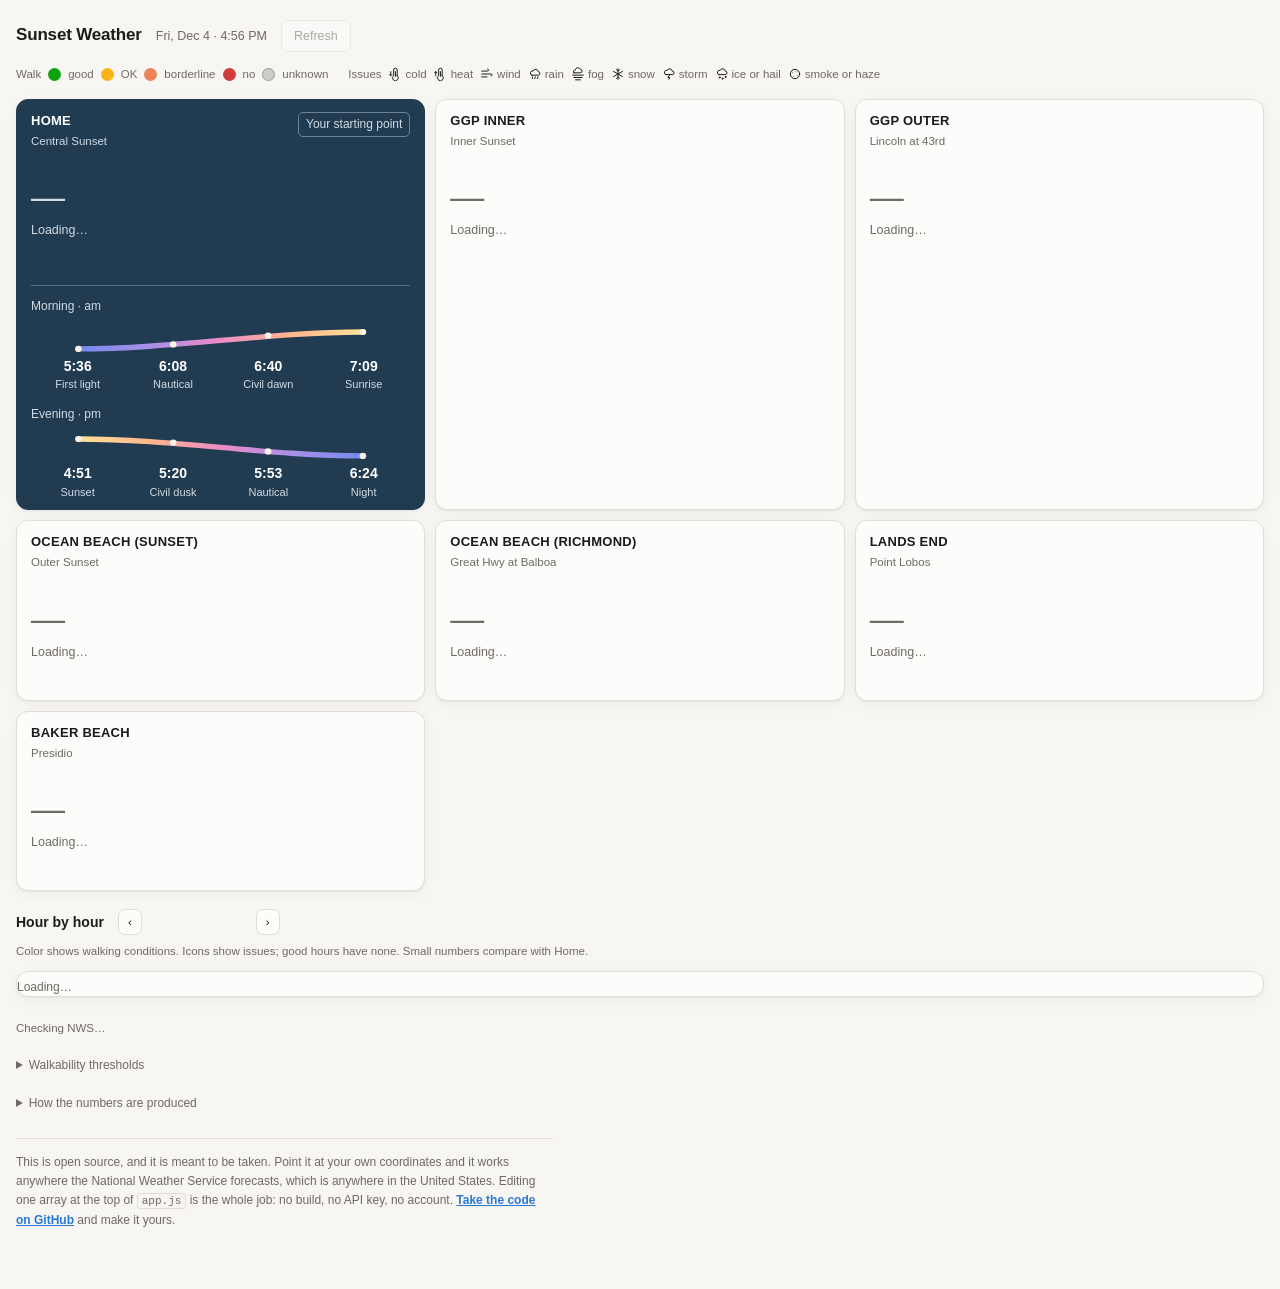
<file: index.html>
<!doctype html>
<html lang="en">
<head>
  <meta charset="utf-8">
  <meta name="viewport" content="width=device-width, initial-scale=1">
  <meta name="color-scheme" content="light dark">
  <meta name="description" content="Side-by-side National Weather Service forecasts for several points across San Francisco's west side.">
  <title>Sunset Weather</title>
  <link rel="stylesheet" href="styles.css?v=20261028-2">
</head>
<body>
<div class="wrap">

  <header>
    <h1>Sunset Weather</h1>
    <span class="stamp" id="stamp">loading</span>
    <button id="refresh" type="button">Refresh</button>
  </header>

  <details id="key" class="key" open>
    <summary>Key</summary>
    <div class="legend">
      <div class="grp">
        <span>Walk</span>
        <span class="key-dot key-good"></span><span>good</span>
        <span class="key-dot key-marginal"></span><span>OK</span>
        <span class="key-dot key-caution"></span><span>borderline</span>
        <span class="key-dot key-no"></span><span>no</span>
        <span class="key-dot key-unknown"></span><span>unknown</span>
      </div>
      <div class="grp issue-key" id="issue-key">
        <span>Issues</span>
      </div>
    </div>
  </details>

  <section class="cards-section" aria-labelledby="now-title">
    <h2 id="now-title" class="sr-only">Conditions right now</h2>
    <div class="cards" id="cards"></div>
  </section>

  <section class="hours-section" aria-labelledby="matrix-title">
    <div class="section-head">
      <h2 id="matrix-title">Hour by hour</h2>
      <div class="pager">
        <button id="earlier" type="button">‹</button>
        <span class="range" id="range" aria-live="polite"></span>
        <button id="later" type="button">›</button>
      </div>
    </div>
    <p class="section-note">Color shows walking conditions. Icons show issues; good hours
    have none. Small numbers compare with Home.</p>
    <p class="data-quality" id="data-quality" role="status" hidden></p>
    <div class="matrix-scroll" id="matrix"></div>
  </section>

  <footer>
    <output id="status" aria-live="polite">Waiting for NWS</output>

    <details>
      <summary>Walkability thresholds</summary>
      <div id="thresholds"></div>
      <p>All of these live in the <code>CONFIG.walk</code> object at the top of
      <code>app.js</code>. Change them there; this list is generated from the same values,
      so it cannot drift out of date.</p>
    </details>

    <details>
      <summary>How the numbers are produced</summary>
      <p><strong>Source:</strong> the National Weather Service API, which needs no key. Each
      location is resolved from its coordinates to a forecast grid cell roughly 2.5 km across.
      Two endpoints are used per location: the hourly forecast, which is human-adjusted by the
      local forecast office, and the raw gridpoint data for sky cover, gusts, humidity, dewpoint
      and visibility. The walking verdict uses the available readings and forecast wording.</p>
      <p><strong>Grid cells are not permanent.</strong> NWS states that a coordinate's grid
      coordinates, and even its assigned office, can change. Cells are therefore resolved from
      coordinates once a day rather than hardcoded; if one moves, the change is logged to the
      browser console and the card's subtitle tooltip updates.</p>
      <p><strong>These are forecasts, not measurements.</strong> There is no weather station at
      any of these points; the nearest official one sits well inland. Treat every number as what
      the forecast office expects for a 2.5 km square, not as a reading from that street corner.</p>
    </details>

    <p class="repo">This is open source, and it is meant to be taken. Point it at your own
    coordinates and it works anywhere the National Weather Service forecasts, which is anywhere
    in the United States. Editing one array at the top of <code>app.js</code> is the whole job:
    no build, no API key, no account.
    <a href="https://github.com/dmitryzotman/sunset-weather" target="_blank" rel="noreferrer">Take
    the code on GitHub</a> and make it yours.</p>
  </footer>

</div>
<script src="app.js?v=20261028-2"></script>
</body>
</html>
</file>
<file: styles.css>
/* Sunset Weather — no build step, no framework. */

:root {
  color-scheme: light;
  --bg: #f7f6f3;
  --panel: #fcfcfb;
  --line: #e2ded6;
  --ink: #1c1b19;
  --muted: #6f6a62;
  --accent: #2a78d6;
  --cooler: #2a78d6;
  --warmer: #eb6834;
  --warn: #a8702f;

  /* Status palette. Fixed in both themes so a color never changes meaning. */
  --good: #0ca30c;
  --warning: #fab219;
  --serious: #ec835a;
  --critical: #d03b3b;
  --on-good: #1c1b19;
  --on-warning: #1c1b19;
  --on-serious: #1c1b19;
  --on-critical: #ffffff;
  --walk-good: var(--good);
  --walk-marginal: var(--warning);
  --walk-caution: var(--serious);
  --walk-no: var(--critical);
  --walk-unknown: #e7e6e2;
  --home-bg: #213b50;

  --shadow: 0 1px 2px rgba(0, 0, 0, .05), 0 4px 14px rgba(0, 0, 0, .04);
  --radius: 12px;
}

/* Light is the default on purpose. The dark palette is kept
   and reachable with <html data-theme="dark">; swap this selector back to
   @media (prefers-color-scheme: dark) to follow the system again. */
:root[data-theme="dark"] {
    color-scheme: dark;
    --bg: #141513;
    --panel: #1a1a19;
    --line: #2e3236;
    --ink: #ffffff;
    --muted: #c3c2b7;
    --accent: #3987e5;
    --cooler: #3987e5;
    --warmer: #d95926;
    --warn: #d9a05e;
    --walk-unknown: #343736;
    --shadow: 0 1px 2px rgba(0, 0, 0, .3), 0 4px 14px rgba(0, 0, 0, .25);
}

* { box-sizing: border-box; }

body {
  margin: 0;
  padding: 20px 16px 48px;
  background: var(--bg);
  color: var(--ink);
  font: 15px/1.45 ui-sans-serif, -apple-system, "Segoe UI", Roboto, Helvetica, Arial, sans-serif;
  -webkit-font-smoothing: antialiased;
}

.wrap { max-width: 1440px; margin: 0 auto; }

.sr-only {
  position: absolute; width: 1px; height: 1px; padding: 0; margin: -1px;
  overflow: hidden; clip: rect(0 0 0 0); white-space: nowrap; border: 0;
}

a { color: var(--accent); }
:focus-visible { outline: 3px solid var(--accent); outline-offset: 2px; border-radius: 4px; }

/* --------------------------------------------------------------- header -- */

header { display: flex; align-items: baseline; gap: 14px; flex-wrap: wrap; margin-bottom: 14px; }
h1 { font-size: 17px; font-weight: 650; margin: 0; letter-spacing: -.01em; }
.stamp { color: var(--muted); font-size: 12.5px; font-variant-numeric: tabular-nums; }

button {
  font: inherit; font-size: 12.5px; color: var(--ink); background: var(--panel);
  border: 1px solid var(--line); border-radius: 7px; padding: 5px 12px; cursor: pointer;
  min-height: 32px;
}
button:hover:not(:disabled) { border-color: var(--muted); }
button:disabled { opacity: .55; cursor: default; }
button.spinning { color: var(--muted); }

/* --------------------------------------------------------------- legend -- */

/* The key is reference material. It stays open on a wide screen, and folds
   away on a phone where it would otherwise push the grid below the fold. */
.key { margin-bottom: 16px; }
.key > summary { display: none; }
.legend {
  display: flex; gap: 20px; flex-wrap: wrap; align-items: center;
  font-size: 11.5px; color: var(--muted);
}
.legend .grp { display: flex; gap: 7px; align-items: center; flex-wrap: wrap; }
.issue-key { row-gap: 5px; }
.issue-key-item { display: inline-flex; align-items: center; gap: 3px; white-space: nowrap; }
.issue-key-item svg { width: 14px; height: 14px; display: block; color: var(--ink); }
/* Wind is a plain number on cards; the grid color includes its effect. */
.wind {
  font-variant-numeric: tabular-nums; font-size: 11px; color: var(--muted);
  white-space: nowrap;
}
.wind-lg { font-size: 13px; color: var(--ink); }

.key-dot { width: 13px; height: 13px; border-radius: 50%; display: inline-block; }
.key-good { background: var(--good); }
.key-marginal { background: var(--warning); }
.key-caution { background: var(--serious); }
.key-no { background: var(--critical); }
.key-unknown {
  background: color-mix(in srgb, var(--muted) 30%, transparent);
  box-shadow: inset 0 0 0 1px color-mix(in srgb, var(--muted) 45%, transparent);
}

/* ---------------------------------------------------------------- cards -- */

.cards {
  display: grid; grid-template-columns: repeat(auto-fill, minmax(320px, 1fr));
  gap: 14px; margin-bottom: 26px;
}
@media (max-width: 700px) { .cards { grid-template-columns: 1fr; } }

.card {
  background: var(--panel);
  border: 1px solid var(--line); border-radius: var(--radius);
  box-shadow: var(--shadow); padding: 15px 16px 10px; min-width: 0;
  display: flex; flex-direction: column;
}
.card-home {
  background: var(--home-bg); border-color: var(--home-bg); color: #fff;
  --ink: #fff; --muted: #d0dce5; --accent: #c5e2ff; --warn: #ffd28e;
  --line: #6e8495;
}
.card-home .card-head { position: relative; padding-right: 135px; }
.card-home .temp { font-size: 56px; font-weight: 450; }
.home-weather { display: flex; flex-direction: column; min-width: 0; }
.twilight { min-width: 0; margin-top: 16px; padding-top: 12px; border-top: 1px solid #567084; }
.twilight-period + .twilight-period { margin-top: 13px; }
.twilight h4 { margin: 0; color: #d0dce5; font-size: 12px; font-weight: 500; }
.twilight-curve { position: relative; height: 32px; margin-top: 8px; }
.twilight-now { position: absolute; transform: translate(-50%, calc(-100% - 7px)); padding: 0 2px; background: var(--home-bg); color: #fff; font-size: 10px; line-height: 1.1; pointer-events: none; }
.twilight-now::after { content: ''; position: absolute; left: 50%; top: 100%; transform: translateX(-50%); border-left: 4px solid transparent; border-right: 4px solid transparent; border-top: 5px solid #fff; }
.twilight-other { margin-top: 5px; }
.twilight-other summary { color: #d0dce5; font-size: 11px; padding: 8px 0; cursor: pointer; }
.twilight-other .twilight-period { margin-top: 3px; }
.twilight-curve svg { display: block; width: 100%; height: 100%; overflow: visible; }
.twilight-labels { display: grid; grid-template-columns: repeat(4, minmax(0, 1fr)); text-align: center; gap: 2px; }
.twilight-label strong { display: block; font-size: 14px; font-weight: 550; font-variant-numeric: tabular-nums; }
.twilight-label span { display: block; color: #d0dce5; font-size: 11px; margin-top: 1px; }
@media (min-width: 1350px) {
  .card-home { display: grid; grid-template-columns: minmax(0, .9fr) minmax(0, 1.3fr); column-gap: 18px; position: relative; }
  .card-home .card-head { position: static; padding-right: 0; }
  .card-home .home-label { top: 12px; right: 16px; }
  .card-home .twilight { border-top: 0; margin-top: 0; padding-top: 26px; }
  .home-weather .facts { max-width: 100%; }
}
.home-label {
  position: absolute; top: 0; right: 0; color: #d0dce5;
  font-size: 12px; border: 1px solid #6e8495; border-radius: 5px; padding: 3px 7px;
}
@media (min-width: 1350px) { .card-home { grid-column: span 2; } }
.card-head h3 { font-size: 13px; font-weight: 650; letter-spacing: .02em; margin: 0; text-transform: uppercase; }
.sub { font-size: 11.5px; color: var(--muted); margin: 2px 0 0; }

.card-top { display: flex; align-items: center; gap: 11px; margin: 14px 0 2px; }
.temp {
  font-size: 42px; font-weight: 350; line-height: .9; letter-spacing: -.03em;
  font-variant-numeric: tabular-nums;
}
.temp sup { font-size: .5em; top: -.55em; }
.delta { font-size: 12.5px; color: var(--muted); font-variant-numeric: tabular-nums; }
.delta.cooler { color: var(--cooler); }
.delta.warmer { color: var(--warmer); }
.card-top .wind { margin-left: auto; align-self: flex-end; padding-bottom: 3px; }

.cond { display: flex; align-items: flex-start; gap: 8px; font-size: 14px; font-weight: 550; margin: 10px 0 0; min-height: 22px; }
.icon { display: inline-flex; flex-shrink: 0; color: var(--muted); }
.icon svg { width: 22px; height: 22px; display: block; }
.card-data-note { color: var(--warn); font-size: 12px; font-weight: 600; margin: 8px 0 0; }

.facts { font-size: 12px; color: var(--muted); margin: 6px 0 0; font-variant-numeric: tabular-nums; line-height: 1.5; }

.empty { min-height: 120px; display: flex; flex-direction: column; justify-content: center; }
.empty .dash { font-size: 34px; color: var(--muted); line-height: 1; }
.empty p { font-size: 12.5px; color: var(--muted); margin: 8px 0 0; }

.card-foot {
  margin-top: auto; padding-top: 12px; display: flex; justify-content: space-between;
  align-items: baseline; gap: 8px; font-size: 11.5px; color: var(--muted);
}
.card-foot a { text-decoration: none; border-bottom: 1px solid var(--line); white-space: nowrap; color: var(--muted); }
.card-foot a:hover { color: var(--accent); border-color: var(--accent); }
.card-status.warn { color: var(--warn); }
.card-foot { justify-content: flex-end; }

@media (min-width: 701px) and (max-width: 1349px) {
  .cards { gap: 10px; margin-bottom: 18px; }
  .card { padding: 12px 14px 9px; }
  .card-top { margin-top: 9px; }
  .cond { margin-top: 7px; }
  .card-foot { padding-top: 8px; }
}

/* --------------------------------------------------------------- matrix -- */

.section-head { display: flex; align-items: center; gap: 14px; margin-bottom: 8px; flex-wrap: wrap; }
.pager { display: flex; align-items: center; gap: 9px; }
.pager button { padding: 3px 9px; min-height: 26px; font-size: 11.5px; }
.range { font-size: 11.5px; color: var(--muted); font-variant-numeric: tabular-nums; min-width: 15ch; text-align: center; }
h2 { font-size: 14px; font-weight: 650; margin: 0; }
.section-note { font-size: 11.5px; color: var(--muted); margin: 0 0 11px; max-width: 90ch; }
.data-quality { margin: 0 0 10px; font-size: 12px; color: var(--warn); }
.matrix .rowhead .row-quality { font-size: 11px; font-weight: 500; color: var(--warn); margin-top: 3px; }
.night-mark { display: inline-block; margin-left: 3px; font-size: 13px; color: var(--ink); }

.matrix-scroll {
  overflow-x: auto; border: 1px solid var(--line); border-radius: var(--radius);
  background: var(--panel); box-shadow: var(--shadow);
}
.matrix { border-collapse: separate; border-spacing: 4px; width: 100%; min-width: 660px; }
.matrix th, .matrix td { padding: 0; text-align: center; }

.matrix thead th {
  font-size: 10.5px; font-weight: 500; color: var(--muted); padding: 9px 0 5px;
  font-variant-numeric: tabular-nums;
}
.matrix thead th small { display: block; font-size: 9px; margin-top: 2px; }
.matrix .corner, .matrix .rowhead {
  position: sticky; left: 0; z-index: 2; background: var(--panel);
  text-align: left; padding: 6px 10px 6px 12px; min-width: 118px;
}
.matrix .corner { font-size: 10.5px; font-weight: 500; color: var(--muted); }
.matrix .rowhead span { display: block; font-size: 12px; font-weight: 600; }
.matrix .rowhead small { display: block; font-size: 10.5px; color: var(--muted); font-weight: 400; margin-top: 1px; }
/* The abbreviated name exists for the phone layout only; on desktop the row is
   wide enough for the real one, and showing both reads as a duplicate. */
.matrix .rowhead .abbr { display: none; }

.matrix td.cell {
  border-radius: 8px; padding: 12px 5px; vertical-align: middle; min-width: 78px;
}
.cell.walk-good { background: var(--walk-good); color: var(--on-good); }
.cell.walk-marginal { background: var(--walk-marginal); color: var(--on-warning); }
.cell.walk-caution { background: var(--walk-caution); color: var(--on-serious); }
.cell.walk-no { background: var(--walk-no); color: var(--on-critical); }
.cell.walk-good .cell-delta,
.cell.walk-marginal .cell-delta,
.cell.walk-caution .cell-delta,
.cell.walk-no .cell-delta { color: currentColor; }
.cell.walk-unknown, .cell.empty-cell {
  background: repeating-linear-gradient(135deg,
    var(--walk-unknown) 0 4px, var(--panel) 4px 8px);
}
.cell-top { display: flex; align-items: baseline; justify-content: center; gap: 4px; }
.cell-top strong { font-size: 17px; font-weight: 600; font-variant-numeric: tabular-nums; }
.cell-delta { font-size: 12px; font-variant-numeric: tabular-nums; color: var(--ink); opacity: .8; }
.cell-issues {
  display: flex; align-items: center; justify-content: center; gap: 3px;
  min-height: 14px; margin-top: 4px; color: var(--ink); opacity: .82;
}
.cell-issue { display: inline-flex; width: 14px; height: 14px; }
.cell-issue svg { width: 100%; height: 100%; display: block; }
.matrix .home-row .rowhead { border-left: 3px solid var(--home-bg); }
.empty-cell { color: var(--muted); font-size: 12px; padding-top: 14px; }

/* Mark the current hour without competing with the walkability palette. */
.matrix thead th.now-col { color: var(--ink); font-weight: 700; }
.cell.now-col { box-shadow: inset 0 0 0 2px color-mix(in srgb, var(--ink) 22%, transparent); }

/* ---------------------------------------------------------------- notes -- */

footer { margin-top: 22px; font-size: 11.5px; color: var(--muted); line-height: 1.65; max-width: 84ch; }
footer output { display: block; margin-bottom: 12px; }
details { margin: 6px 0; }
summary { cursor: pointer; padding: 6px 0; font-size: 12px; }
details p { margin: 7px 0; }
.repo {
  margin-top: 18px; padding-top: 14px; border-top: 1px solid var(--line);
  font-size: 12px; line-height: 1.6;
}
.repo a { font-weight: 600; }

footer code {
  font-size: 11px; background: var(--bg); padding: 1px 4px; border-radius: 3px;
  border: 1px solid var(--line);
}

/* --------------------------------------------------------------- mobile --
   Last in the file on purpose: a media query adds no specificity, so these
   have to come after the desktop rules they override. */

/* On a phone the hour-by-hour grid is what you open the page for, so it comes
   first. Explicit orders on every child, because a lone negative order would
   also jump the section above the header and the key. */
@media (max-width: 700px) {
  .wrap { display: flex; flex-direction: column; }
  .wrap > header        { order: 1; }
  .wrap > .key          { order: 2; }
  .wrap > .hours-section { order: 3; }
  .wrap > .cards-section { order: 4; margin-top: 6px; }
  .wrap > footer        { order: 5; }

  /* The key folds behind a tap. Its summary is a primary control here, so it
     gets a real touch target. */
  .key { margin-bottom: 10px; }
  .key > summary {
    display: list-item; min-height: 44px; padding: 12px 0 10px;
    font-size: 12.5px; font-weight: 600; color: var(--ink);
  }
  .key[open] > summary { margin-bottom: 4px; }
  .legend { gap: 12px 16px; }

  /* Fit six columns without horizontal scrolling: shorter row labels, no
     sub-line, tighter spacing, and the delta stacked under the temperature. */
  .matrix { min-width: 0; border-spacing: 3px; }
  .matrix .corner, .matrix .rowhead { min-width: 76px; padding: 5px 4px 5px 7px; }
  .matrix .rowhead .full { display: none; }
  .matrix .rowhead .abbr { display: block; font-size: 11px; font-weight: 600; }
  .matrix .rowhead small { display: none; }
  .matrix thead th { font-size: 10px; padding: 8px 0 4px; }
  .matrix td.cell { min-width: 0; padding: 8px 1px; border-radius: 7px; }
  .cell-top { display: block; }
  .cell-top strong { display: block; font-size: 15px; }
  .cell-delta { display: block; font-size: 12px; margin-top: 1px; }
  .cell-issues { min-height: 13px; margin-top: 3px; gap: 2px; }
  .cell-issue { width: 13px; height: 13px; }

  /* Seven full cards is four screens of scrolling. One row each, tap to open. */
  .cards { gap: 8px; margin-bottom: 14px; }
  .card {
    display: grid; grid-template-columns: 1fr auto; align-items: center;
    column-gap: 10px; padding: 9px 12px;
  }
  .card-head { grid-column: 1; }
  .home-weather { display: contents; }
  .card-home .twilight { grid-column: 1 / -1; margin-top: 10px; padding-top: 9px; }
  .card-home .twilight-period + .twilight-period { margin-top: 10px; }
  .card-home .twilight-curve { height: 16px; margin-top: 10px; }
  .card-home .twilight-label strong { font-size: 12px; }
  .card-home .card-head { padding-right: 0; }
  .home-label { display: none; }
  .card .sub { display: none; }
  .card-top { grid-column: 2; margin: 0; gap: 9px; }
  .card .temp { font-size: 25px; }
  .card .temp sup { font-size: .45em; top: -.5em; }
  .card .cond, .card .facts, .card .card-foot { display: none; }
  .card.open .sub { display: block; }
  .card.open .cond { display: flex; grid-column: 1 / -1; }
  .card.open .facts { display: block; grid-column: 1 / -1; }
  .card.open .card-foot { display: flex; grid-column: 1 / -1; padding-top: 9px; }
  .card-data-note { grid-column: 1 / -1; }
  .matrix .rowhead .row-quality { max-width: 80px; font-size: 10px; }
  .night-mark { display: block; margin: 0; line-height: 1; }

  /* Touch targets. 26px pager buttons were the main control on this screen. */
  .pager button { min-height: 44px; min-width: 54px; font-size: 12.5px; }
  #refresh { min-height: 44px; }
  .section-head { gap: 10px; }
  .range { min-width: 12ch; }

}
</file>
